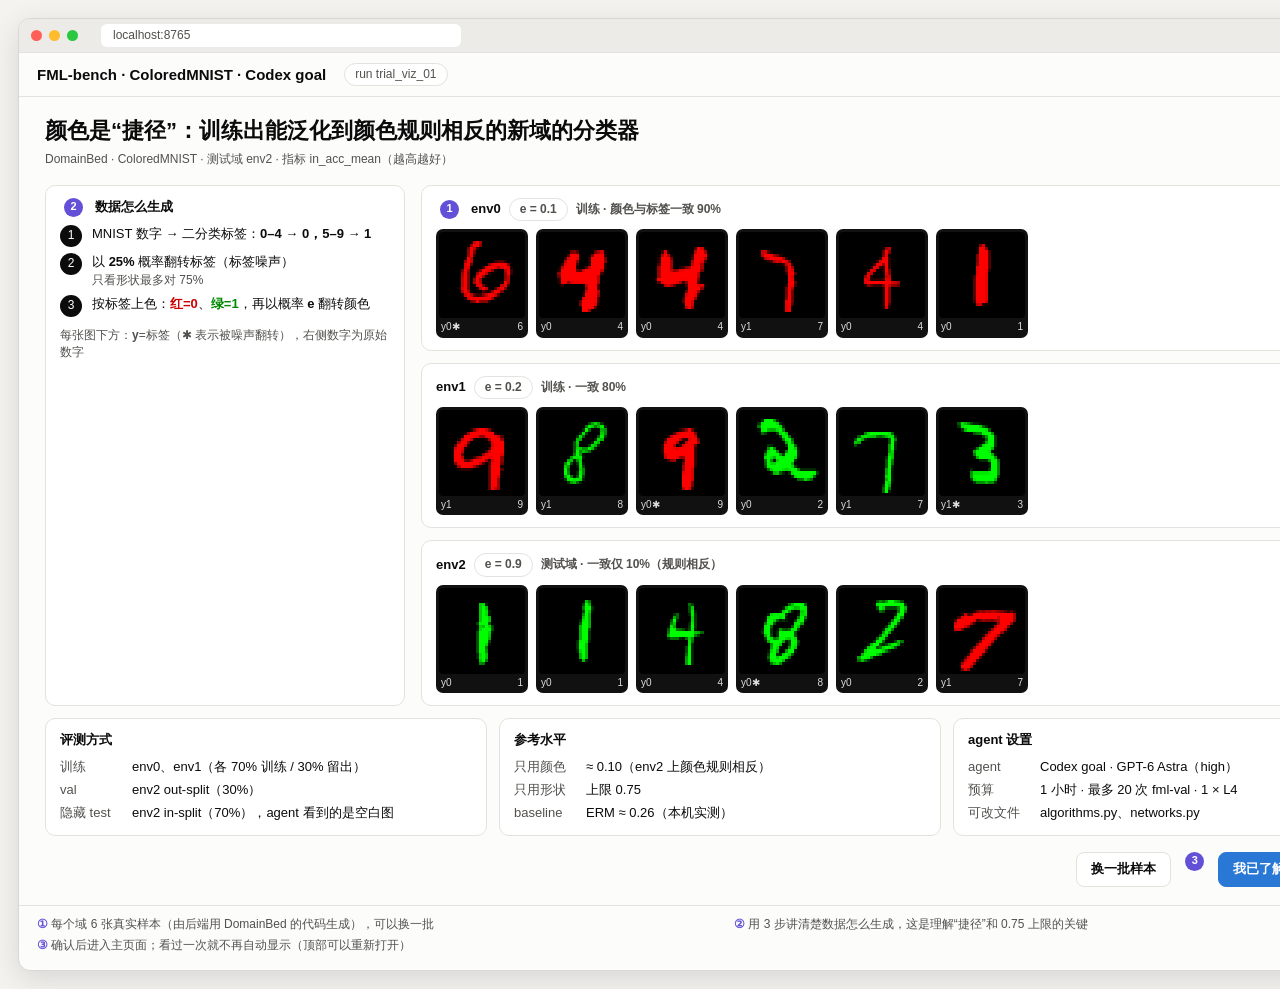
<file: docs/viz_mockups/1_intro.html>
<!doctype html><meta charset=utf-8><style>
:root{--bg:#f4f3f0;--surface:#fcfcfb;--ink:#0b0b0b;--ink2:#52514e;--muted:#8a8984;--line:#e3e2de;
--s1:#2a78d6;--s2:#eb6834;--s3:#1baf7a;--good:#0ca30c;--crit:#d03b3b;--warn:#fab219;--accent:#6250d6;
--seq1:#cde2fb;--seq3:#6da7ec;--seq5:#256abf;--seq7:#0d366b}
*{box-sizing:border-box} body{margin:0;background:var(--bg);color:var(--ink);font:13px/1.45 -apple-system,"Helvetica Neue","Droid Sans Fallback",sans-serif}
.win{margin:18px;border-radius:12px;overflow:hidden;box-shadow:0 8px 30px rgba(0,0,0,.12);background:var(--surface);border:1px solid #d8d7d2}
.chrome{height:34px;background:#ecebe7;border-bottom:1px solid var(--line);display:flex;align-items:center;padding:0 12px;gap:7px}
.dot{width:11px;height:11px;border-radius:50%} .url{margin-left:16px;background:#fff;border-radius:6px;padding:3px 12px;color:var(--ink2);font-size:12px;width:360px}
.top{display:flex;align-items:center;gap:18px;padding:10px 18px;border-bottom:1px solid var(--line)}
.title{font-weight:650;font-size:15px} .pill{border:1px solid var(--line);border-radius:999px;padding:2px 10px;color:var(--ink2);font-size:12px;background:#fff}
.btn{border-radius:8px;padding:7px 14px;font-weight:600;font-size:13px;border:1px solid var(--line);background:#fff;color:var(--ink)}
.btn.primary{background:var(--s1);border-color:var(--s1);color:#fff}
.grid{display:grid;grid-template-columns:46% 54%;min-height:700px} .col{padding:14px 16px} .col+.col{border-left:1px solid var(--line)}
.card{min-width:0;border:1px solid var(--line);border-radius:10px;background:#fff;padding:12px 14px;margin-bottom:12px}
.h{font-weight:650;font-size:13px;margin-bottom:8px;display:flex;align-items:center;gap:8px} .sub{color:var(--ink2);font-size:12px}
.muted{color:var(--muted)} .tiles{display:grid;grid-template-columns:repeat(4,1fr);gap:8px;margin-bottom:12px}
.tile{border:1px solid var(--line);border-radius:10px;padding:9px 11px;background:#fff} .tile .k{font-size:11px;color:var(--ink2)} .tile .v{font-size:21px;font-weight:650;font-variant-numeric:tabular-nums}
.node{display:grid;grid-template-columns:18px 42px 1fr 104px;align-items:center;gap:6px;padding:6px 8px;border-radius:8px;font-variant-numeric:tabular-nums}
.node.sel{background:#eef4fc;outline:1.5px solid var(--s1)} .node .t{white-space:nowrap;overflow:hidden;text-overflow:ellipsis}
.tabs{display:flex;gap:4px;border-bottom:1px solid var(--line);margin:8px 0 10px} .tab{padding:6px 12px;color:var(--ink2);border-bottom:2px solid transparent}
.tab.on{color:var(--ink);border-color:var(--ink);font-weight:600}
.kv{display:grid;grid-template-columns:62px 1fr;gap:4px 10px} .kv .k{color:var(--ink2)}
.samples{display:grid;grid-template-columns:repeat(8,1fr);gap:6px}
.s{border-radius:7px;background:#111;padding:3px;text-align:center;color:#fff;font-size:10px;position:relative}
.s img{width:100%;image-rendering:pixelated;display:block;border-radius:4px}
.s.ok{box-shadow:0 0 0 2px var(--good)} .s.bad{box-shadow:0 0 0 2px var(--crit)}
.s .lab{display:flex;justify-content:space-between;padding:2px 2px 0;color:#ddd}
.chip{white-space:nowrap;border:1px solid var(--line);border-radius:999px;padding:2px 9px;font-size:11.5px;color:var(--ink2);background:#fff} .chip.on{background:var(--ink);color:#fff;border-color:var(--ink)}
.bar{display:grid;grid-template-columns:120px 1fr 44px 70px;align-items:center;gap:8px;margin:5px 0;font-variant-numeric:tabular-nums}
.track{height:10px;background:#f0efec;border-radius:5px;overflow:hidden} .fill{height:100%;background:var(--s1);border-radius:0 4px 4px 0}
.annin{display:inline-flex;width:19px;height:19px;border-radius:50%;background:var(--accent);color:#fff;font-size:11px;font-weight:700;align-items:center;justify-content:center;vertical-align:middle;margin:0 4px;flex:none}
.ann{position:absolute;width:20px;height:20px;border-radius:50%;background:var(--accent);color:#fff;font-size:11.5px;font-weight:700;display:flex;align-items:center;justify-content:center;box-shadow:0 0 0 2px #fff}
.legend{display:flex;gap:14px;font-size:11.5px;color:var(--ink2)} .sw{display:inline-block;width:14px;height:2px;vertical-align:middle;margin-right:5px}
.code{font:11.5px/1.5 "SF Mono",Menlo,monospace;background:#fafaf8;border:1px solid var(--line);border-radius:8px;padding:8px 10px;white-space:pre;overflow:hidden}
.add{background:#e6f4e6;display:block} .del{background:#fbe9e9;display:block}
.notes{padding:10px 18px 16px;border-top:1px solid var(--line);display:grid;grid-template-columns:1fr 1fr;gap:4px 28px;font-size:12px;color:var(--ink2)}
.notes b{color:var(--accent)}
.env{flex:1} .env .row{display:grid;grid-template-columns:repeat(6,92px);gap:8px}
.step{display:flex;gap:10px;align-items:flex-start;margin:6px 0} .num{width:22px;height:22px;border-radius:50%;background:var(--ink);color:#fff;display:flex;align-items:center;justify-content:center;font-size:12px;flex:none}
.tag{display:inline-block;font-size:10.5px;padding:0 6px;border-radius:4px;background:#f0efec;color:var(--ink2);white-space:nowrap}
.tag.hot{background:#e7f0fb;color:#1c5cab}
.ev{display:grid;grid-template-columns:52px 58px minmax(0,1fr) 58px;gap:6px;padding:4px 0;border-bottom:1px dashed var(--line);font-variant-numeric:tabular-nums}
</style><body style='width:1440px'><div class=win style='position:relative'><div class=chrome><span class=dot style='background:#ff5f57'></span><span class=dot style='background:#febc2e'></span><span class=dot style='background:#28c840'></span><span class=url>localhost:8765</span></div>
<div class=top><span class=title>FML-bench · ColoredMNIST · Codex goal</span><span class=pill>run trial_viz_01</span>
<span style='flex:1'></span><span class=sub>1 / 2 任务介绍</span></div>
<div style='padding:18px 26px'>
 <div style='font-size:22px;font-weight:650;margin-bottom:4px'>颜色是“捷径”：训练出能泛化到颜色规则相反的新域的分类器</div>
 <div class=sub style='margin-bottom:16px'>DomainBed · ColoredMNIST · 测试域 env2 · 指标 in_acc_mean（越高越好）</div>
 <div style='display:grid;grid-template-columns:360px 1fr;gap:16px'>
  <div class=card><div class=h><span class=annin>2</span>数据怎么生成</div>
   <div class=step><span class=num>1</span><div>MNIST 数字 → 二分类标签：<b>0–4 → 0，5–9 → 1</b></div></div>
   <div class=step><span class=num>2</span><div>以 <b>25%</b> 概率翻转标签（标签噪声）<div class=sub>只看形状最多对 75%</div></div></div>
   <div class=step><span class=num>3</span><div>按标签上色：<span style='color:#c00;font-weight:700'>红=0</span>、<span style='color:#080;font-weight:700'>绿=1</span>，再以概率 <b>e</b> 翻转颜色</div></div>
   <div class=sub style='margin-top:10px'>每张图下方：<b>y</b>=标签（✱ 表示被噪声翻转），右侧数字为原始数字</div>
  </div>
  <div style='display:flex;flex-direction:column;gap:0'><div class='card env'><div class=h><span class=annin>1</span>env0 <span class=pill>e = 0.1</span><span class=sub>训练 · 颜色与标签一致 90%</span></div><div class=row><div><div class=s><img src='[data-uri]'><div class=lab><span>y0✱</span><span>6</span></div></div></div><div><div class=s><img src='[data-uri]'><div class=lab><span>y0</span><span>4</span></div></div></div><div><div class=s><img src='[data-uri]'><div class=lab><span>y0</span><span>4</span></div></div></div><div><div class=s><img src='[data-uri]'><div class=lab><span>y1</span><span>7</span></div></div></div><div><div class=s><img src='[data-uri]'><div class=lab><span>y0</span><span>4</span></div></div></div><div><div class=s><img src='[data-uri]'><div class=lab><span>y0</span><span>1</span></div></div></div></div></div><div class='card env'><div class=h>env1 <span class=pill>e = 0.2</span><span class=sub>训练 · 一致 80%</span></div><div class=row><div><div class=s><img src='[data-uri]'><div class=lab><span>y1</span><span>9</span></div></div></div><div><div class=s><img src='[data-uri]'><div class=lab><span>y1</span><span>8</span></div></div></div><div><div class=s><img src='[data-uri]'><div class=lab><span>y0✱</span><span>9</span></div></div></div><div><div class=s><img src='[data-uri]'><div class=lab><span>y0</span><span>2</span></div></div></div><div><div class=s><img src='[data-uri]'><div class=lab><span>y1</span><span>7</span></div></div></div><div><div class=s><img src='[data-uri]'><div class=lab><span>y1✱</span><span>3</span></div></div></div></div></div><div class='card env'><div class=h>env2 <span class=pill>e = 0.9</span><span class=sub>测试域 · 一致仅 10%（规则相反）</span></div><div class=row><div><div class=s><img src='[data-uri]'><div class=lab><span>y0</span><span>1</span></div></div></div><div><div class=s><img src='[data-uri]'><div class=lab><span>y0</span><span>1</span></div></div></div><div><div class=s><img src='[data-uri]'><div class=lab><span>y0</span><span>4</span></div></div></div><div><div class=s><img src='[data-uri]'><div class=lab><span>y0✱</span><span>8</span></div></div></div><div><div class=s><img src='[data-uri]'><div class=lab><span>y0</span><span>2</span></div></div></div><div><div class=s><img src='[data-uri]'><div class=lab><span>y1</span><span>7</span></div></div></div></div></div></div>
 </div>
 <div style='display:grid;grid-template-columns:1fr 1fr 1fr;gap:12px'>
  <div class=card><div class=h>评测方式</div><div class=kv>
   <span class=k>训练</span><span>env0、env1（各 70% 训练 / 30% 留出）</span>
   <span class=k>val</span><span>env2 out-split（30%）</span>
   <span class=k>隐藏 test</span><span>env2 in-split（70%），agent 看到的是空白图</span></div></div>
  <div class=card><div class=h>参考水平</div><div class=kv>
   <span class=k>只用颜色</span><span>≈ 0.10（env2 上颜色规则相反）</span>
   <span class=k>只用形状</span><span>上限 0.75</span>
   <span class=k>baseline</span><span>ERM ≈ 0.26（本机实测）</span></div></div>
  <div class=card><div class=h>agent 设置</div><div class=kv>
   <span class=k>agent</span><span>Codex goal · GPT-6 Astra（high）</span>
   <span class=k>预算</span><span>1 小时 · 最多 20 次 fml-val · 1 × L4</span>
   <span class=k>可改文件</span><span>algorithms.py、networks.py</span></div></div>
 </div>
 <div style='display:flex;justify-content:flex-end;gap:10px;margin-top:4px'><span class=btn>换一批样本</span><span class=annin>3</span><span class='btn primary'>我已了解，进入主页面 →</span></div>
</div>

<div class=notes><div><b>①</b> 每个域 6 张真实样本（由后端用 DomainBed 的代码生成），可以换一批</div>
<div><b>②</b> 用 3 步讲清楚数据怎么生成，这是理解“捷径”和 0.75 上限的关键</div>
<div><b>③</b> 确认后进入主页面；看过一次就不再自动显示（顶部可以重新打开）</div><div></div></div>
</div></body>
</file>
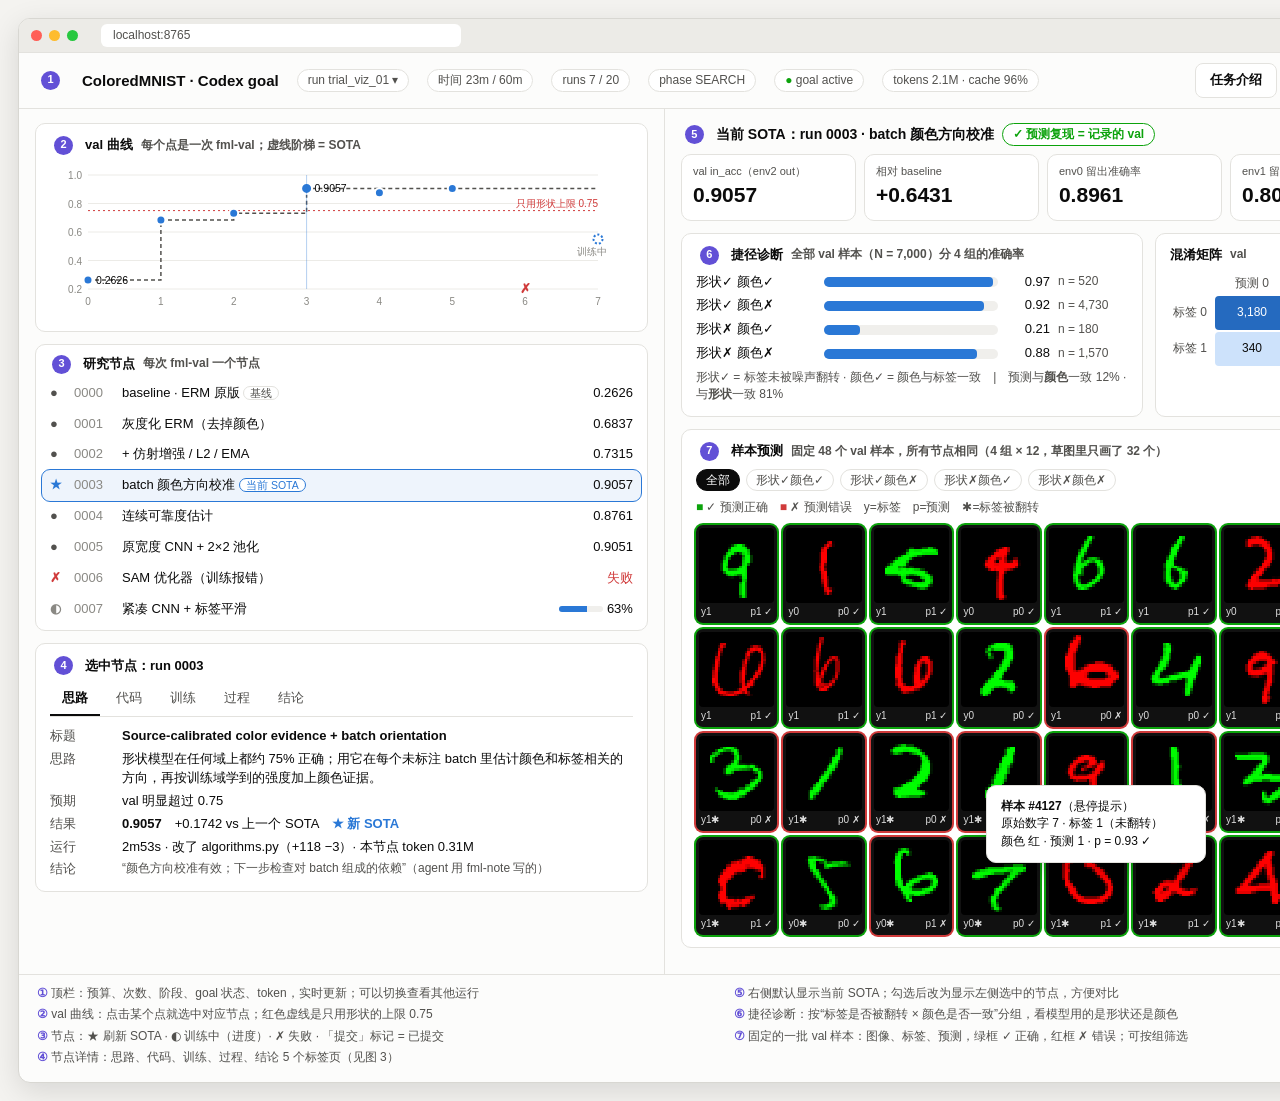
<file: docs/viz_mockups/2_main.html>
<!doctype html><meta charset=utf-8><style>
:root{--bg:#f4f3f0;--surface:#fcfcfb;--ink:#0b0b0b;--ink2:#52514e;--muted:#8a8984;--line:#e3e2de;
--s1:#2a78d6;--s2:#eb6834;--s3:#1baf7a;--good:#0ca30c;--crit:#d03b3b;--warn:#fab219;--accent:#6250d6;
--seq1:#cde2fb;--seq3:#6da7ec;--seq5:#256abf;--seq7:#0d366b}
*{box-sizing:border-box} body{margin:0;background:var(--bg);color:var(--ink);font:13px/1.45 -apple-system,"Helvetica Neue","Droid Sans Fallback",sans-serif}
.win{margin:18px;border-radius:12px;overflow:hidden;box-shadow:0 8px 30px rgba(0,0,0,.12);background:var(--surface);border:1px solid #d8d7d2}
.chrome{height:34px;background:#ecebe7;border-bottom:1px solid var(--line);display:flex;align-items:center;padding:0 12px;gap:7px}
.dot{width:11px;height:11px;border-radius:50%} .url{margin-left:16px;background:#fff;border-radius:6px;padding:3px 12px;color:var(--ink2);font-size:12px;width:360px}
.top{display:flex;align-items:center;gap:18px;padding:10px 18px;border-bottom:1px solid var(--line)}
.title{font-weight:650;font-size:15px} .pill{border:1px solid var(--line);border-radius:999px;padding:2px 10px;color:var(--ink2);font-size:12px;background:#fff}
.btn{border-radius:8px;padding:7px 14px;font-weight:600;font-size:13px;border:1px solid var(--line);background:#fff;color:var(--ink)}
.btn.primary{background:var(--s1);border-color:var(--s1);color:#fff}
.grid{display:grid;grid-template-columns:46% 54%;min-height:700px} .col{padding:14px 16px} .col+.col{border-left:1px solid var(--line)}
.card{min-width:0;border:1px solid var(--line);border-radius:10px;background:#fff;padding:12px 14px;margin-bottom:12px}
.h{font-weight:650;font-size:13px;margin-bottom:8px;display:flex;align-items:center;gap:8px} .sub{color:var(--ink2);font-size:12px}
.muted{color:var(--muted)} .tiles{display:grid;grid-template-columns:repeat(4,1fr);gap:8px;margin-bottom:12px}
.tile{border:1px solid var(--line);border-radius:10px;padding:9px 11px;background:#fff} .tile .k{font-size:11px;color:var(--ink2)} .tile .v{font-size:21px;font-weight:650;font-variant-numeric:tabular-nums}
.node{display:grid;grid-template-columns:18px 42px 1fr 104px;align-items:center;gap:6px;padding:6px 8px;border-radius:8px;font-variant-numeric:tabular-nums}
.node.sel{background:#eef4fc;outline:1.5px solid var(--s1)} .node .t{white-space:nowrap;overflow:hidden;text-overflow:ellipsis}
.tabs{display:flex;gap:4px;border-bottom:1px solid var(--line);margin:8px 0 10px} .tab{padding:6px 12px;color:var(--ink2);border-bottom:2px solid transparent}
.tab.on{color:var(--ink);border-color:var(--ink);font-weight:600}
.kv{display:grid;grid-template-columns:62px 1fr;gap:4px 10px} .kv .k{color:var(--ink2)}
.samples{display:grid;grid-template-columns:repeat(8,1fr);gap:6px}
.s{border-radius:7px;background:#111;padding:3px;text-align:center;color:#fff;font-size:10px;position:relative}
.s img{width:100%;image-rendering:pixelated;display:block;border-radius:4px}
.s.ok{box-shadow:0 0 0 2px var(--good)} .s.bad{box-shadow:0 0 0 2px var(--crit)}
.s .lab{display:flex;justify-content:space-between;padding:2px 2px 0;color:#ddd}
.chip{white-space:nowrap;border:1px solid var(--line);border-radius:999px;padding:2px 9px;font-size:11.5px;color:var(--ink2);background:#fff} .chip.on{background:var(--ink);color:#fff;border-color:var(--ink)}
.bar{display:grid;grid-template-columns:120px 1fr 44px 70px;align-items:center;gap:8px;margin:5px 0;font-variant-numeric:tabular-nums}
.track{height:10px;background:#f0efec;border-radius:5px;overflow:hidden} .fill{height:100%;background:var(--s1);border-radius:0 4px 4px 0}
.annin{display:inline-flex;width:19px;height:19px;border-radius:50%;background:var(--accent);color:#fff;font-size:11px;font-weight:700;align-items:center;justify-content:center;vertical-align:middle;margin:0 4px;flex:none}
.ann{position:absolute;width:20px;height:20px;border-radius:50%;background:var(--accent);color:#fff;font-size:11.5px;font-weight:700;display:flex;align-items:center;justify-content:center;box-shadow:0 0 0 2px #fff}
.legend{display:flex;gap:14px;font-size:11.5px;color:var(--ink2)} .sw{display:inline-block;width:14px;height:2px;vertical-align:middle;margin-right:5px}
.code{font:11.5px/1.5 "SF Mono",Menlo,monospace;background:#fafaf8;border:1px solid var(--line);border-radius:8px;padding:8px 10px;white-space:pre;overflow:hidden}
.add{background:#e6f4e6;display:block} .del{background:#fbe9e9;display:block}
.notes{padding:10px 18px 16px;border-top:1px solid var(--line);display:grid;grid-template-columns:1fr 1fr;gap:4px 28px;font-size:12px;color:var(--ink2)}
.notes b{color:var(--accent)}
.env{flex:1} .env .row{display:grid;grid-template-columns:repeat(6,92px);gap:8px}
.step{display:flex;gap:10px;align-items:flex-start;margin:6px 0} .num{width:22px;height:22px;border-radius:50%;background:var(--ink);color:#fff;display:flex;align-items:center;justify-content:center;font-size:12px;flex:none}
.tag{display:inline-block;font-size:10.5px;padding:0 6px;border-radius:4px;background:#f0efec;color:var(--ink2);white-space:nowrap}
.tag.hot{background:#e7f0fb;color:#1c5cab}
.ev{display:grid;grid-template-columns:52px 58px minmax(0,1fr) 58px;gap:6px;padding:4px 0;border-bottom:1px dashed var(--line);font-variant-numeric:tabular-nums}
</style><body style='width:1440px'><div class=win style='position:relative'><div class=chrome><span class=dot style='background:#ff5f57'></span><span class=dot style='background:#febc2e'></span><span class=dot style='background:#28c840'></span><span class=url>localhost:8765</span></div><div class=top><span class=annin>1</span><span class=title>ColoredMNIST · Codex goal</span><span class=pill>run trial_viz_01 ▾</span><span class=pill>时间 23m / 60m</span><span class=pill>runs 7 / 20</span><span class=pill>phase SEARCH</span><span class=pill><span style='color:var(--good)'>●</span> goal active</span><span class=pill>tokens 2.1M · cache 96%</span><span style='flex:1'></span><span class=btn>任务介绍</span><span class=btn>复制启动命令</span></div>
<div class=grid><div class=col>
 <div class=card><div class=h><span class=annin>2</span>val 曲线 <span class=sub>每个点是一次 fml-val；虚线阶梯 = SOTA</span></div><svg width=560 height=150><line x1=38 x2=548 y1=126.0 y2=126.0 stroke='#ecebe7' /><text x=32 y=130.0 font-size=10 fill='#8a8984' text-anchor=end>0.2</text><line x1=38 x2=548 y1=97.5 y2=97.5 stroke='#ecebe7' /><text x=32 y=101.5 font-size=10 fill='#8a8984' text-anchor=end>0.4</text><line x1=38 x2=548 y1=69.0 y2=69.0 stroke='#ecebe7' /><text x=32 y=73.0 font-size=10 fill='#8a8984' text-anchor=end>0.6</text><line x1=38 x2=548 y1=40.5 y2=40.5 stroke='#ecebe7' /><text x=32 y=44.5 font-size=10 fill='#8a8984' text-anchor=end>0.8</text><line x1=38 x2=548 y1=12.0 y2=12.0 stroke='#ecebe7' /><text x=32 y=16.0 font-size=10 fill='#8a8984' text-anchor=end>1.0</text><text x=38.0 y=142 font-size=10 fill='#8a8984' text-anchor=middle>0</text><text x=110.9 y=142 font-size=10 fill='#8a8984' text-anchor=middle>1</text><text x=183.7 y=142 font-size=10 fill='#8a8984' text-anchor=middle>2</text><text x=256.6 y=142 font-size=10 fill='#8a8984' text-anchor=middle>3</text><text x=329.4 y=142 font-size=10 fill='#8a8984' text-anchor=middle>4</text><text x=402.3 y=142 font-size=10 fill='#8a8984' text-anchor=middle>5</text><text x=475.1 y=142 font-size=10 fill='#8a8984' text-anchor=middle>6</text><text x=548.0 y=142 font-size=10 fill='#8a8984' text-anchor=middle>7</text><path d='M38.0,117.1 H110.9 V57.1 H183.7 V50.3 H256.6 V25.4 H329.4 V25.4 H402.3 V25.4 H475.1 V25.4 H548.0' fill=none stroke='#52514e' stroke-width=1.5 stroke-dasharray='4 3' /><line x1=38 x2=548 y1=47.6 y2=47.6 stroke='#d03b3b' stroke-width=1 stroke-dasharray='2 3' /><text x=548 y=43.6 font-size=10 fill='#d03b3b' text-anchor=end>只用形状上限 0.75</text><circle cx=38.0 cy=117.1 r=4.5 fill='#2a78d6' stroke='#fff' stroke-width=2 /><text x=46.0 y=121.1 font-size=10.5 fill='#0b0b0b'>0.2626</text><circle cx=110.9 cy=57.1 r=4.5 fill='#2a78d6' stroke='#fff' stroke-width=2 /><circle cx=183.7 cy=50.3 r=4.5 fill='#2a78d6' stroke='#fff' stroke-width=2 /><circle cx=256.6 cy=25.4 r=5.5 fill='#2a78d6' stroke='#fff' stroke-width=2 /><text x=264.6 y=29.4 font-size=10.5 fill='#0b0b0b'>0.9057</text><circle cx=329.4 cy=29.7 r=4.5 fill='#2a78d6' stroke='#fff' stroke-width=2 /><circle cx=402.3 cy=25.5 r=4.5 fill='#2a78d6' stroke='#fff' stroke-width=2 /><text x=475.1 y=130.0 font-size=13 font-weight=700 fill='#d03b3b' text-anchor=middle>✗</text><circle cx=548.0 cy=76.1 r=4.5 fill=none stroke='#2a78d6' stroke-width=2 stroke-dasharray='2 2' /><text x=542.0 y=92.1 font-size=10 fill='#8a8984' text-anchor=middle>训练中</text><line x1=256.6 x2=256.6 y1=12 y2=126 stroke='#2a78d6' stroke-width=1 opacity=.35 /></svg></div>
 <div class=card style='padding:6px'><div class=h style='margin:4px 6px'><span class=annin>3</span>研究节点 <span class=sub>每次 fml-val 一个节点</span></div><div class='node '><span style='color:#52514e;font-weight:700'>●</span><span class=muted>0000</span><span class=t>baseline · ERM 原版 <span class=pill style='font-size:10.5px;padding:0 6px'>基线</span></span><span style='text-align:right;'>0.2626</span></div><div class='node '><span style='color:#52514e;font-weight:700'>●</span><span class=muted>0001</span><span class=t>灰度化 ERM（去掉颜色）</span><span style='text-align:right;'>0.6837</span></div><div class='node '><span style='color:#52514e;font-weight:700'>●</span><span class=muted>0002</span><span class=t>+ 仿射增强 / L2 / EMA</span><span style='text-align:right;'>0.7315</span></div><div class='node sel'><span style='color:#2a78d6;font-weight:700'>★</span><span class=muted>0003</span><span class=t>batch 颜色方向校准 <span class=pill style='font-size:10.5px;padding:0 6px;color:#2a78d6;border-color:#2a78d6'>当前 SOTA</span></span><span style='text-align:right;'>0.9057</span></div><div class='node '><span style='color:#52514e;font-weight:700'>●</span><span class=muted>0004</span><span class=t>连续可靠度估计</span><span style='text-align:right;'>0.8761</span></div><div class='node '><span style='color:#52514e;font-weight:700'>●</span><span class=muted>0005</span><span class=t>原宽度 CNN + 2×2 池化</span><span style='text-align:right;'>0.9051</span></div><div class='node '><span style='color:#d03b3b;font-weight:700'>✗</span><span class=muted>0006</span><span class=t>SAM 优化器（训练报错）</span><span style='text-align:right;color:#d03b3b'>失败</span></div><div class='node '><span style='color:#8a8984;font-weight:700'>◐</span><span class=muted>0007</span><span class=t>紧凑 CNN + 标签平滑</span><span style='text-align:right;'><span style='display:inline-block;width:44px;height:6px;background:#f0efec;border-radius:3px;overflow:hidden;vertical-align:middle'><span style='display:block;width:63%;height:100%;background:#2a78d6'></span></span> 63%</span></div></div>
 <div class=card><div class=h><span class=annin>4</span>选中节点：run 0003</div>
<div class=tabs><span class='tab on'>思路</span><span class=tab>代码</span><span class=tab>训练</span><span class=tab>过程</span><span class=tab>结论</span></div>
<div class=kv>
 <span class=k>标题</span><span><b>Source-calibrated color evidence + batch orientation</b></span>
 <span class=k>思路</span><span>形状模型在任何域上都约 75% 正确；用它在每个未标注 batch 里估计颜色和标签相关的方向，再按训练域学到的强度加上颜色证据。</span>
 <span class=k>预期</span><span>val 明显超过 0.75</span>
 <span class=k>结果</span><span><b>0.9057</b>　+0.1742 vs 上一个 SOTA　<span style='color:#2a78d6;font-weight:600'>★ 新 SOTA</span></span>
 <span class=k>运行</span><span>2m53s · 改了 algorithms.py（+118 −3）· 本节点 token 0.31M</span>
 <span class=k>结论</span><span class=sub>“颜色方向校准有效；下一步检查对 batch 组成的依赖”（agent 用 fml-note 写的）</span>
</div></div>
</div><div class=col>
<div class=h style='font-size:14px'><span class=annin>5</span>当前 SOTA：run 0003 · batch 颜色方向校准 <span class=pill style='color:var(--good);border-color:var(--good)'>✓ 预测复现 = 记录的 val</span>
<span style='flex:1'></span><span class=sub>☐ 跟随左侧选中的节点</span></div>
<div class=tiles>
 <div class=tile><div class=k>val in_acc（env2 out）</div><div class=v>0.9057</div></div>
 <div class=tile><div class=k>相对 baseline</div><div class=v>+0.6431</div></div>
 <div class=tile><div class=k>env0 留出准确率</div><div class=v>0.8961</div></div>
 <div class=tile><div class=k>env1 留出准确率</div><div class=v>0.8057</div></div>
</div>
<div style='display:grid;grid-template-columns:1fr 250px;gap:12px'>
 <div class=card style='margin:0'><div class=h><span class=annin>6</span>捷径诊断 <span class=sub>全部 val 样本（N = 7,000）分 4 组的准确率</span></div><div class=bar><span>形状✓ 颜色✓</span><div class=track><div class=fill style='width:97%'></div></div><span style='text-align:right'>0.97</span><span class=sub>n = 520</span></div><div class=bar><span>形状✓ 颜色✗</span><div class=track><div class=fill style='width:92%'></div></div><span style='text-align:right'>0.92</span><span class=sub>n = 4,730</span></div><div class=bar><span>形状✗ 颜色✓</span><div class=track><div class=fill style='width:21%'></div></div><span style='text-align:right'>0.21</span><span class=sub>n = 180</span></div><div class=bar><span>形状✗ 颜色✗</span><div class=track><div class=fill style='width:88%'></div></div><span style='text-align:right'>0.88</span><span class=sub>n = 1,570</span></div>
  <div class=sub style='margin-top:6px'>形状✓ = 标签未被噪声翻转 · 颜色✓ = 颜色与标签一致　|　预测与<b>颜色</b>一致 12% · 与<b>形状</b>一致 81%</div></div>
 <div class=card style='margin:0'><div class=h>混淆矩阵 <span class=sub>val</span></div><table style='border-collapse:separate;border-spacing:2px;font-variant-numeric:tabular-nums;font-size:12px'><tr><td></td><td class=sub style='text-align:center'>预测 0</td><td class=sub style='text-align:center'>预测 1</td></tr><tr><td class=sub style='padding-right:6px'>标签 0</td><td style='background:#256abf;color:#fff;width:74px;height:34px;text-align:center;border-radius:4px'>3,180</td><td style='background:#cde2fb;color:#0b0b0b;width:74px;height:34px;text-align:center;border-radius:4px'>320</td></tr><tr><td class=sub style='padding-right:6px'>标签 1</td><td style='background:#cde2fb;color:#0b0b0b;width:74px;height:34px;text-align:center;border-radius:4px'>340</td><td style='background:#256abf;color:#fff;width:74px;height:34px;text-align:center;border-radius:4px'>3,160</td></tr></table></div>
</div>
<div class=card style='margin-top:12px'><div class=h><span class=annin>7</span>样本预测 <span class=sub>固定 48 个 val 样本，所有节点相同（4 组 × 12，草图里只画了 32 个）</span></div>
 <div style='display:flex;gap:6px;margin-bottom:8px'><span class='chip on'>全部</span><span class=chip>形状✓颜色✓</span><span class=chip>形状✓颜色✗</span><span class=chip>形状✗颜色✓</span><span class=chip>形状✗颜色✗</span>
 </div><div class=sub style='margin-bottom:8px'><span style='color:var(--good)'>■</span> ✓ 预测正确　<span style='color:var(--crit)'>■</span> ✗ 预测错误　y=标签　p=预测　✱=标签被翻转</div>
 <div class=samples><div class='s ok'><img src='[data-uri]'><div class=lab><span>y1</span><span>p1 ✓</span></div></div><div class='s ok'><img src='[data-uri]'><div class=lab><span>y0</span><span>p0 ✓</span></div></div><div class='s ok'><img src='[data-uri]'><div class=lab><span>y1</span><span>p1 ✓</span></div></div><div class='s ok'><img src='[data-uri]'><div class=lab><span>y0</span><span>p0 ✓</span></div></div><div class='s ok'><img src='[data-uri]'><div class=lab><span>y1</span><span>p1 ✓</span></div></div><div class='s ok'><img src='[data-uri]'><div class=lab><span>y1</span><span>p1 ✓</span></div></div><div class='s ok'><img src='[data-uri]'><div class=lab><span>y0</span><span>p0 ✓</span></div></div><div class='s ok'><img src='[data-uri]'><div class=lab><span>y0</span><span>p0 ✓</span></div></div><div class='s ok'><img src='[data-uri]'><div class=lab><span>y1</span><span>p1 ✓</span></div></div><div class='s ok'><img src='[data-uri]'><div class=lab><span>y1</span><span>p1 ✓</span></div></div><div class='s ok'><img src='[data-uri]'><div class=lab><span>y1</span><span>p1 ✓</span></div></div><div class='s ok'><img src='[data-uri]'><div class=lab><span>y0</span><span>p0 ✓</span></div></div><div class='s bad'><img src='[data-uri]'><div class=lab><span>y1</span><span>p0 ✗</span></div></div><div class='s ok'><img src='[data-uri]'><div class=lab><span>y0</span><span>p0 ✓</span></div></div><div class='s ok'><img src='[data-uri]'><div class=lab><span>y1</span><span>p1 ✓</span></div></div><div class='s bad'><img src='[data-uri]'><div class=lab><span>y0</span><span>p1 ✗</span></div></div><div class='s bad'><img src='[data-uri]'><div class=lab><span>y1✱</span><span>p0 ✗</span></div></div><div class='s bad'><img src='[data-uri]'><div class=lab><span>y1✱</span><span>p0 ✗</span></div></div><div class='s bad'><img src='[data-uri]'><div class=lab><span>y1✱</span><span>p0 ✗</span></div></div><div class='s bad'><img src='[data-uri]'><div class=lab><span>y1✱</span><span>p0 ✗</span></div></div><div class='s ok'><img src='[data-uri]'><div class=lab><span>y0✱</span><span>p0 ✓</span></div></div><div class='s bad'><img src='[data-uri]'><div class=lab><span>y1✱</span><span>p0 ✗</span></div></div><div class='s ok'><img src='[data-uri]'><div class=lab><span>y1✱</span><span>p1 ✓</span></div></div><div class='s bad'><img src='[data-uri]'><div class=lab><span>y0✱</span><span>p1 ✗</span></div></div><div class='s ok'><img src='[data-uri]'><div class=lab><span>y1✱</span><span>p1 ✓</span></div></div><div class='s ok'><img src='[data-uri]'><div class=lab><span>y0✱</span><span>p0 ✓</span></div></div><div class='s bad'><img src='[data-uri]'><div class=lab><span>y0✱</span><span>p1 ✗</span></div></div><div class='s ok'><img src='[data-uri]'><div class=lab><span>y0✱</span><span>p0 ✓</span></div></div><div class='s ok'><img src='[data-uri]'><div class=lab><span>y1✱</span><span>p1 ✓</span></div></div><div class='s ok'><img src='[data-uri]'><div class=lab><span>y1✱</span><span>p1 ✓</span></div></div><div class='s ok'><img src='[data-uri]'><div class=lab><span>y1✱</span><span>p1 ✓</span></div></div><div class='s ok'><img src='[data-uri]'><div class=lab><span>y1✱</span><span>p1 ✓</span></div></div></div>
 <div style='position:relative'><div class=card style='position:absolute;left:290px;top:-150px;width:220px;box-shadow:0 6px 18px rgba(0,0,0,.15);font-size:12px'>
 <b>样本 #4127</b>（悬停提示）<br>原始数字 7 · 标签 1（未翻转）<br>颜色 红 · 预测 1 · p = 0.93 ✓</div></div>
</div></div></div>

<div class=notes>
<div><b>①</b> 顶栏：预算、次数、阶段、goal 状态、token，实时更新；可以切换查看其他运行</div>
<div><b>⑤</b> 右侧默认显示当前 SOTA；勾选后改为显示左侧选中的节点，方便对比</div>
<div><b>②</b> val 曲线：点击某个点就选中对应节点；红色虚线是只用形状的上限 0.75</div>
<div><b>⑥</b> 捷径诊断：按“标签是否被翻转 × 颜色是否一致”分组，看模型用的是形状还是颜色</div>
<div><b>③</b> 节点：★ 刷新 SOTA · ◐ 训练中（进度）· ✗ 失败 · 「提交」标记 = 已提交</div>
<div><b>⑦</b> 固定的一批 val 样本：图像、标签、预测，绿框 ✓ 正确，红框 ✗ 错误；可按组筛选</div>
<div><b>④</b> 节点详情：思路、代码、训练、过程、结论 5 个标签页（见图 3）</div><div></div>
</div></div></body>
</file>
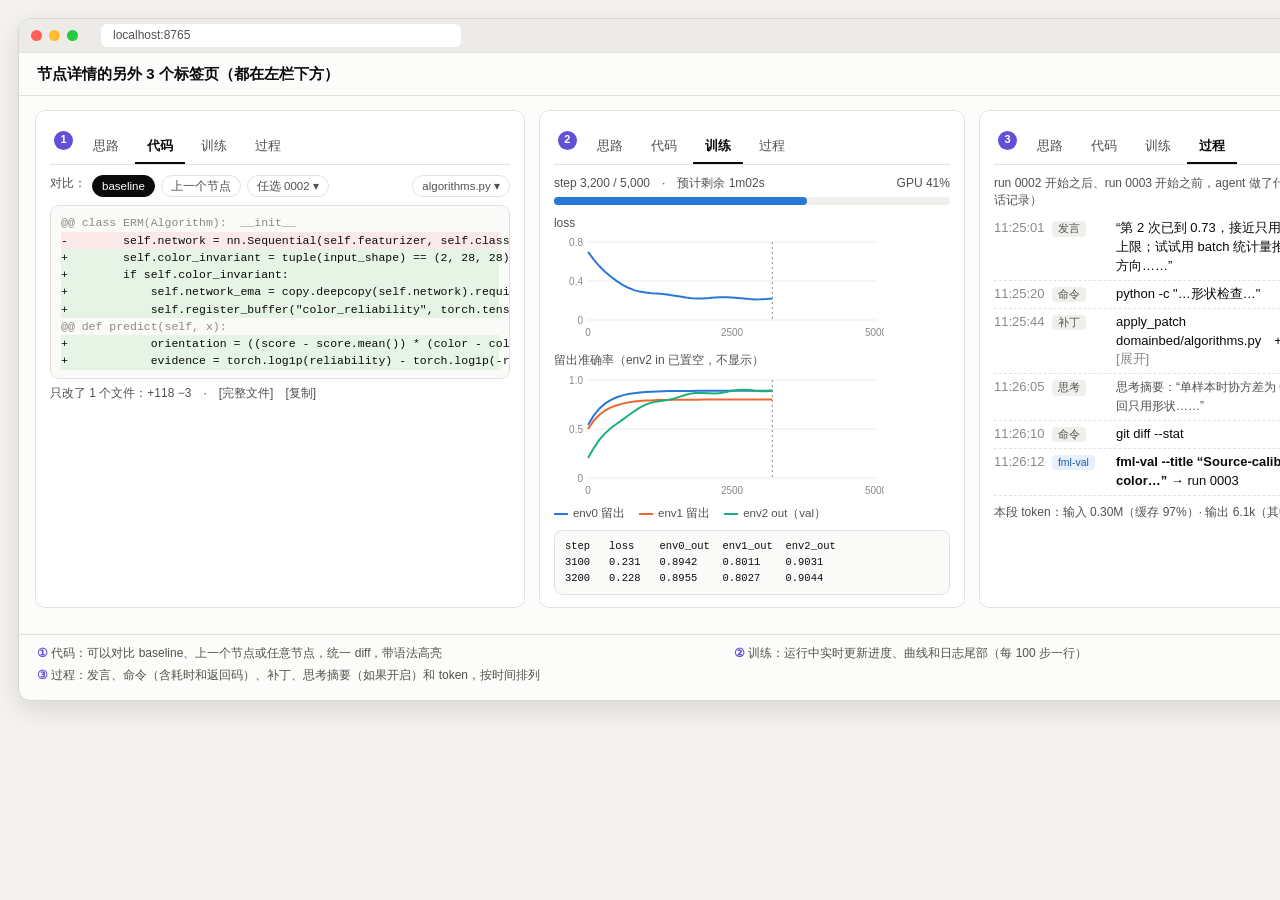
<file: docs/viz_mockups/3_node_detail.html>
<!doctype html><meta charset=utf-8><style>
:root{--bg:#f4f3f0;--surface:#fcfcfb;--ink:#0b0b0b;--ink2:#52514e;--muted:#8a8984;--line:#e3e2de;
--s1:#2a78d6;--s2:#eb6834;--s3:#1baf7a;--good:#0ca30c;--crit:#d03b3b;--warn:#fab219;--accent:#6250d6;
--seq1:#cde2fb;--seq3:#6da7ec;--seq5:#256abf;--seq7:#0d366b}
*{box-sizing:border-box} body{margin:0;background:var(--bg);color:var(--ink);font:13px/1.45 -apple-system,"Helvetica Neue","Droid Sans Fallback",sans-serif}
.win{margin:18px;border-radius:12px;overflow:hidden;box-shadow:0 8px 30px rgba(0,0,0,.12);background:var(--surface);border:1px solid #d8d7d2}
.chrome{height:34px;background:#ecebe7;border-bottom:1px solid var(--line);display:flex;align-items:center;padding:0 12px;gap:7px}
.dot{width:11px;height:11px;border-radius:50%} .url{margin-left:16px;background:#fff;border-radius:6px;padding:3px 12px;color:var(--ink2);font-size:12px;width:360px}
.top{display:flex;align-items:center;gap:18px;padding:10px 18px;border-bottom:1px solid var(--line)}
.title{font-weight:650;font-size:15px} .pill{border:1px solid var(--line);border-radius:999px;padding:2px 10px;color:var(--ink2);font-size:12px;background:#fff}
.btn{border-radius:8px;padding:7px 14px;font-weight:600;font-size:13px;border:1px solid var(--line);background:#fff;color:var(--ink)}
.btn.primary{background:var(--s1);border-color:var(--s1);color:#fff}
.grid{display:grid;grid-template-columns:46% 54%;min-height:700px} .col{padding:14px 16px} .col+.col{border-left:1px solid var(--line)}
.card{min-width:0;border:1px solid var(--line);border-radius:10px;background:#fff;padding:12px 14px;margin-bottom:12px}
.h{font-weight:650;font-size:13px;margin-bottom:8px;display:flex;align-items:center;gap:8px} .sub{color:var(--ink2);font-size:12px}
.muted{color:var(--muted)} .tiles{display:grid;grid-template-columns:repeat(4,1fr);gap:8px;margin-bottom:12px}
.tile{border:1px solid var(--line);border-radius:10px;padding:9px 11px;background:#fff} .tile .k{font-size:11px;color:var(--ink2)} .tile .v{font-size:21px;font-weight:650;font-variant-numeric:tabular-nums}
.node{display:grid;grid-template-columns:18px 42px 1fr 104px;align-items:center;gap:6px;padding:6px 8px;border-radius:8px;font-variant-numeric:tabular-nums}
.node.sel{background:#eef4fc;outline:1.5px solid var(--s1)} .node .t{white-space:nowrap;overflow:hidden;text-overflow:ellipsis}
.tabs{display:flex;gap:4px;border-bottom:1px solid var(--line);margin:8px 0 10px} .tab{padding:6px 12px;color:var(--ink2);border-bottom:2px solid transparent}
.tab.on{color:var(--ink);border-color:var(--ink);font-weight:600}
.kv{display:grid;grid-template-columns:62px 1fr;gap:4px 10px} .kv .k{color:var(--ink2)}
.samples{display:grid;grid-template-columns:repeat(8,1fr);gap:6px}
.s{border-radius:7px;background:#111;padding:3px;text-align:center;color:#fff;font-size:10px;position:relative}
.s img{width:100%;image-rendering:pixelated;display:block;border-radius:4px}
.s.ok{box-shadow:0 0 0 2px var(--good)} .s.bad{box-shadow:0 0 0 2px var(--crit)}
.s .lab{display:flex;justify-content:space-between;padding:2px 2px 0;color:#ddd}
.chip{white-space:nowrap;border:1px solid var(--line);border-radius:999px;padding:2px 9px;font-size:11.5px;color:var(--ink2);background:#fff} .chip.on{background:var(--ink);color:#fff;border-color:var(--ink)}
.bar{display:grid;grid-template-columns:120px 1fr 44px 70px;align-items:center;gap:8px;margin:5px 0;font-variant-numeric:tabular-nums}
.track{height:10px;background:#f0efec;border-radius:5px;overflow:hidden} .fill{height:100%;background:var(--s1);border-radius:0 4px 4px 0}
.annin{display:inline-flex;width:19px;height:19px;border-radius:50%;background:var(--accent);color:#fff;font-size:11px;font-weight:700;align-items:center;justify-content:center;vertical-align:middle;margin:0 4px;flex:none}
.ann{position:absolute;width:20px;height:20px;border-radius:50%;background:var(--accent);color:#fff;font-size:11.5px;font-weight:700;display:flex;align-items:center;justify-content:center;box-shadow:0 0 0 2px #fff}
.legend{display:flex;gap:14px;font-size:11.5px;color:var(--ink2)} .sw{display:inline-block;width:14px;height:2px;vertical-align:middle;margin-right:5px}
.code{font:11.5px/1.5 "SF Mono",Menlo,monospace;background:#fafaf8;border:1px solid var(--line);border-radius:8px;padding:8px 10px;white-space:pre;overflow:hidden}
.add{background:#e6f4e6;display:block} .del{background:#fbe9e9;display:block}
.notes{padding:10px 18px 16px;border-top:1px solid var(--line);display:grid;grid-template-columns:1fr 1fr;gap:4px 28px;font-size:12px;color:var(--ink2)}
.notes b{color:var(--accent)}
.env{flex:1} .env .row{display:grid;grid-template-columns:repeat(6,92px);gap:8px}
.step{display:flex;gap:10px;align-items:flex-start;margin:6px 0} .num{width:22px;height:22px;border-radius:50%;background:var(--ink);color:#fff;display:flex;align-items:center;justify-content:center;font-size:12px;flex:none}
.tag{display:inline-block;font-size:10.5px;padding:0 6px;border-radius:4px;background:#f0efec;color:var(--ink2);white-space:nowrap}
.tag.hot{background:#e7f0fb;color:#1c5cab}
.ev{display:grid;grid-template-columns:52px 58px minmax(0,1fr) 58px;gap:6px;padding:4px 0;border-bottom:1px dashed var(--line);font-variant-numeric:tabular-nums}
</style><body style='width:1440px'><div class=win style='position:relative'><div class=chrome><span class=dot style='background:#ff5f57'></span><span class=dot style='background:#febc2e'></span><span class=dot style='background:#28c840'></span><span class=url>localhost:8765</span></div>
<div class=top><span class=title>节点详情的另外 3 个标签页（都在左栏下方）</span></div>
<div style='display:grid;grid-template-columns:minmax(0,1.15fr) minmax(0,1fr) minmax(0,1fr);gap:14px;padding:14px 16px'>
 <div class=card><div class=tabs><span class=annin>1</span><span class=tab>思路</span><span class='tab on'>代码</span><span class=tab>训练</span><span class=tab>过程</span></div>
  <div style='display:flex;gap:6px;margin-bottom:8px;flex-wrap:wrap'><span class=sub>对比：</span><span class='chip on'>baseline</span><span class=chip>上一个节点</span><span class=chip>任选 0002 ▾</span>
  <span style='flex:1'></span><span class=chip>algorithms.py ▾</span></div>
  <div class=code><span class=muted>@@ class ERM(Algorithm):  __init__</span>
<span class=del>-        self.network = nn.Sequential(self.featurizer, self.classifier)</span><span class=add>+        self.color_invariant = tuple(input_shape) == (2, 28, 28) and num_classes == 2</span><span class=add>+        if self.color_invariant:</span><span class=add>+            self.network_ema = copy.deepcopy(self.network).requires_grad_(False)</span><span class=add>+            self.register_buffer("color_reliability", torch.tensor(0.0))</span><span class=muted>@@ def predict(self, x):</span>
<span class=add>+            orientation = ((score - score.mean()) * (color - color.mean())).mean().sign()</span><span class=add>+            evidence = torch.log1p(reliability) - torch.log1p(-reliability)</span></div>
  <div class=sub style='margin-top:6px'>只改了 1 个文件：+118 −3　·　[完整文件]　[复制]</div></div>
 <div class=card><div class=tabs><span class=annin>2</span><span class=tab>思路</span><span class=tab>代码</span><span class='tab on'>训练</span><span class=tab>过程</span></div>
  <div style='display:flex;justify-content:space-between' class=sub><span>step 3,200 / 5,000　·　预计剩余 1m02s</span><span>GPU 41%</span></div>
  <div class=track style='height:8px;margin:5px 0 10px'><div class=fill style='width:64%'></div></div>
  <div class=sub>loss</div><svg width=330 height=110><line x1=34 x2=322 y1=88.0 y2=88.0 stroke='#ecebe7' /><text x=29 y=92.0 font-size=10 fill='#8a8984' text-anchor=end>0</text><line x1=34 x2=322 y1=49.0 y2=49.0 stroke='#ecebe7' /><text x=29 y=53.0 font-size=10 fill='#8a8984' text-anchor=end>0.4</text><line x1=34 x2=322 y1=10.0 y2=10.0 stroke='#ecebe7' /><text x=29 y=14.0 font-size=10 fill='#8a8984' text-anchor=end>0.8</text><polyline points='34.0,19.8 39.8,27.7 45.5,34.3 51.3,39.9 57.0,44.8 62.8,49.1 68.6,52.8 74.3,55.8 80.1,58.1 85.8,59.6 91.6,60.6 97.4,61.2 103.1,61.6 108.9,62.1 114.6,62.8 120.4,63.7 126.2,64.6 131.9,65.5 137.7,66.2 143.4,66.5 149.2,66.4 155.0,66.1 160.7,65.6 166.5,65.3 172.2,65.2 178.0,65.4 183.8,65.9 189.5,66.5 195.3,67.1 201.0,67.4 206.8,67.3 212.6,67.0 218.3,66.5' fill=none stroke='#2a78d6' stroke-width=2 /><line x1=218.3 x2=218.3 y1=10 y2=88 stroke='#8a8984' stroke-dasharray='2 3' /><text x=34.0 y=104 font-size=10 fill='#8a8984' text-anchor=middle>0</text><text x=178.0 y=104 font-size=10 fill='#8a8984' text-anchor=middle>2500</text><text x=322.0 y=104 font-size=10 fill='#8a8984' text-anchor=middle>5000</text></svg>
  <div class=sub style='margin-top:4px'>留出准确率（env2 in 已置空，不显示）</div><svg width=330 height=130><line x1=34 x2=322 y1=108.0 y2=108.0 stroke='#ecebe7' /><text x=29 y=112.0 font-size=10 fill='#8a8984' text-anchor=end>0</text><line x1=34 x2=322 y1=59.0 y2=59.0 stroke='#ecebe7' /><text x=29 y=63.0 font-size=10 fill='#8a8984' text-anchor=end>0.5</text><line x1=34 x2=322 y1=10.0 y2=10.0 stroke='#ecebe7' /><text x=29 y=14.0 font-size=10 fill='#8a8984' text-anchor=end>1.0</text><polyline points='34.0,55.1 39.8,45.4 45.5,38.4 51.3,33.4 57.0,29.8 62.8,27.3 68.6,25.4 74.3,24.1 80.1,23.2 85.8,22.5 91.6,22.0 97.4,21.7 103.1,21.4 108.9,21.2 114.6,21.1 120.4,21.0 126.2,20.9 131.9,20.9 137.7,20.9 143.4,20.8 149.2,20.8 155.0,20.8 160.7,20.8 166.5,20.8 172.2,20.8 178.0,20.8 183.8,20.8 189.5,20.8 195.3,20.8 201.0,20.8 206.8,20.8 212.6,20.8 218.3,20.8' fill=none stroke='#2a78d6' stroke-width=2 /><polyline points='34.0,59.0 39.8,50.7 45.5,44.7 51.3,40.4 57.0,37.3 62.8,35.2 68.6,33.6 74.3,32.5 80.1,31.6 85.8,31.1 91.6,30.6 97.4,30.4 103.1,30.1 108.9,30.0 114.6,29.9 120.4,29.8 126.2,29.7 131.9,29.7 137.7,29.7 143.4,29.7 149.2,29.6 155.0,29.6 160.7,29.6 166.5,29.6 172.2,29.6 178.0,29.6 183.8,29.6 189.5,29.6 195.3,29.6 201.0,29.6 206.8,29.6 212.6,29.6 218.3,29.6' fill=none stroke='#eb6834' stroke-width=2 /><polyline points='34.0,87.9 39.8,78.0 45.5,69.7 51.3,63.1 57.0,58.0 62.8,53.7 68.6,49.6 74.3,45.5 80.1,41.3 85.8,37.6 91.6,34.6 97.4,32.6 103.1,31.4 108.9,30.7 114.6,29.7 120.4,28.4 126.2,26.6 131.9,24.8 137.7,23.4 143.4,22.8 149.2,22.9 155.0,23.2 160.7,23.4 166.5,23.0 172.2,22.0 178.0,20.8 183.8,19.9 189.5,19.7 195.3,20.1 201.0,20.8 206.8,21.3 212.6,21.3 218.3,20.6' fill=none stroke='#1baf7a' stroke-width=2 /><line x1=218.3 x2=218.3 y1=10 y2=108 stroke='#8a8984' stroke-dasharray='2 3' /><text x=34.0 y=124 font-size=10 fill='#8a8984' text-anchor=middle>0</text><text x=178.0 y=124 font-size=10 fill='#8a8984' text-anchor=middle>2500</text><text x=322.0 y=124 font-size=10 fill='#8a8984' text-anchor=middle>5000</text></svg><div class=legend><span><span class=sw style='background:#2a78d6'></span>env0 留出</span><span><span class=sw style='background:#eb6834'></span>env1 留出</span><span><span class=sw style='background:#1baf7a'></span>env2 out（val）</span></div>
  <div class=code style='margin-top:8px;font-size:10.5px'>step   loss    env0_out  env1_out  env2_out
3100   0.231   0.8942    0.8011    0.9031
3200   0.228   0.8955    0.8027    0.9044</div></div>
 <div class=card><div class=tabs><span class=annin>3</span><span class=tab>思路</span><span class=tab>代码</span><span class=tab>训练</span><span class='tab on'>过程</span></div>
  <div class=sub style='margin-bottom:6px'>run 0002 开始之后、run 0003 开始之前，agent 做了什么（来自 Codex 会话记录）</div>
  <div class=ev><span class=muted>11:25:01</span><span><span class=tag>发言</span></span><span>“第 2 次已到 0.73，接近只用形状的上限；试试用 batch 统计量推断颜色方向……”</span><span style='text-align:right' class=sub></span></div><div class=ev><span class=muted>11:25:20</span><span><span class=tag>命令</span></span><span>python -c "…形状检查…"</span><span style='text-align:right' class=sub>0.8s ✓</span></div><div class=ev><span class=muted>11:25:44</span><span><span class=tag>补丁</span></span><span>apply_patch　domainbed/algorithms.py　+96 −2　<span class=muted>[展开]</span></span><span style='text-align:right' class=sub></span></div><div class=ev><span class=muted>11:26:05</span><span><span class=tag>思考</span></span><span><span class=sub>思考摘要：“单样本时协方差为 0，要退回只用形状……”</span></span><span style='text-align:right' class=sub></span></div><div class=ev><span class=muted>11:26:10</span><span><span class=tag>命令</span></span><span>git diff --stat</span><span style='text-align:right' class=sub>0.0s ✓</span></div><div class=ev><span class=muted>11:26:12</span><span><span class='tag hot'>fml-val</span></span><span><b>fml-val --title “Source-calibrated color…”</b> → run 0003</span><span style='text-align:right' class=sub>2m53s ✓</span></div>
  <div class=sub style='margin-top:8px'>本段 token：输入 0.30M（缓存 97%）· 输出 6.1k（其中推理 3.2k）</div></div>
</div>

<div class=notes><div><b>①</b> 代码：可以对比 baseline、上一个节点或任意节点，统一 diff，带语法高亮</div>
<div><b>②</b> 训练：运行中实时更新进度、曲线和日志尾部（每 100 步一行）</div>
<div><b>③</b> 过程：发言、命令（含耗时和返回码）、补丁、思考摘要（如果开启）和 token，按时间排列</div><div></div></div>
</div></body>
</file>
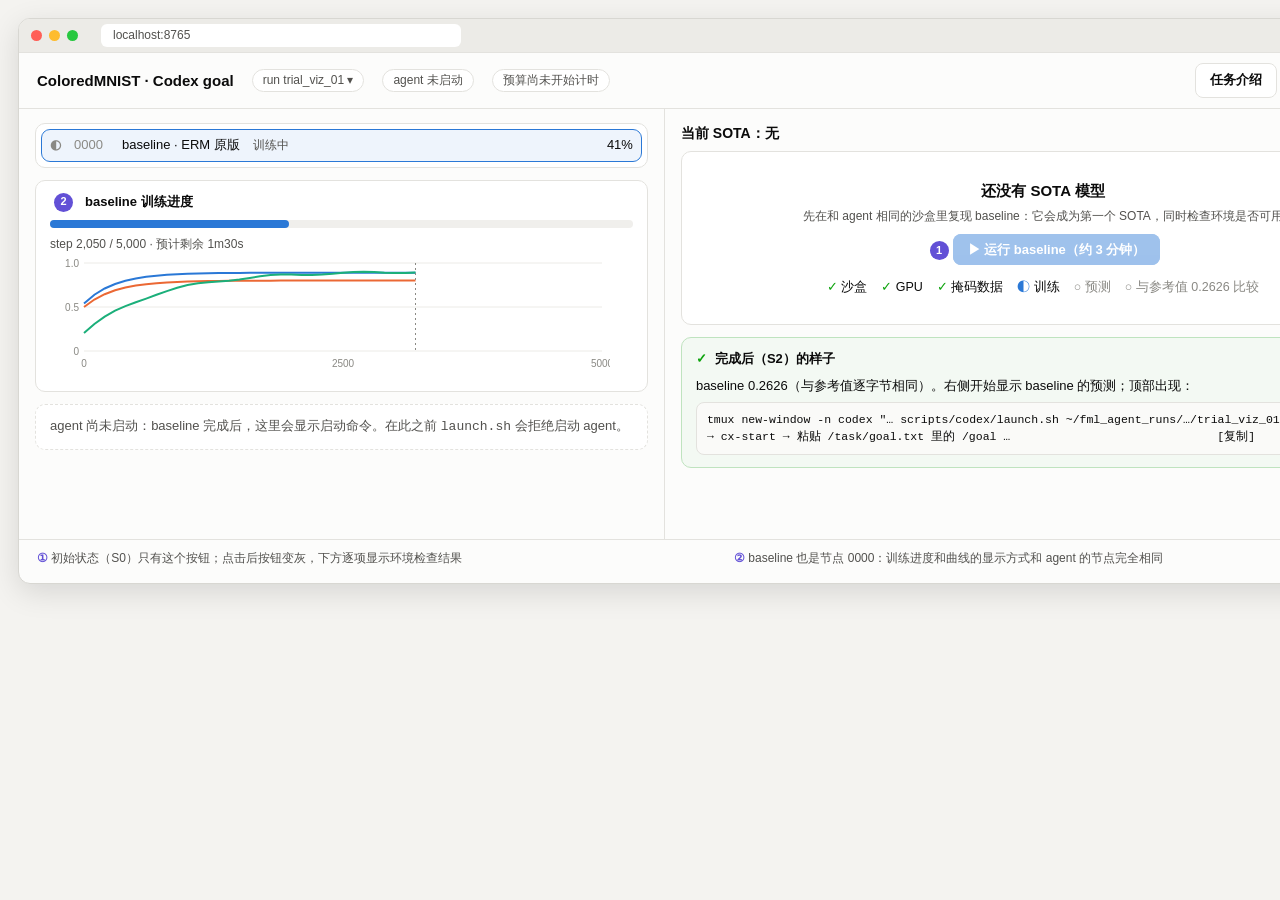
<file: docs/viz_mockups/4_baseline.html>
<!doctype html><meta charset=utf-8><style>
:root{--bg:#f4f3f0;--surface:#fcfcfb;--ink:#0b0b0b;--ink2:#52514e;--muted:#8a8984;--line:#e3e2de;
--s1:#2a78d6;--s2:#eb6834;--s3:#1baf7a;--good:#0ca30c;--crit:#d03b3b;--warn:#fab219;--accent:#6250d6;
--seq1:#cde2fb;--seq3:#6da7ec;--seq5:#256abf;--seq7:#0d366b}
*{box-sizing:border-box} body{margin:0;background:var(--bg);color:var(--ink);font:13px/1.45 -apple-system,"Helvetica Neue","Droid Sans Fallback",sans-serif}
.win{margin:18px;border-radius:12px;overflow:hidden;box-shadow:0 8px 30px rgba(0,0,0,.12);background:var(--surface);border:1px solid #d8d7d2}
.chrome{height:34px;background:#ecebe7;border-bottom:1px solid var(--line);display:flex;align-items:center;padding:0 12px;gap:7px}
.dot{width:11px;height:11px;border-radius:50%} .url{margin-left:16px;background:#fff;border-radius:6px;padding:3px 12px;color:var(--ink2);font-size:12px;width:360px}
.top{display:flex;align-items:center;gap:18px;padding:10px 18px;border-bottom:1px solid var(--line)}
.title{font-weight:650;font-size:15px} .pill{border:1px solid var(--line);border-radius:999px;padding:2px 10px;color:var(--ink2);font-size:12px;background:#fff}
.btn{border-radius:8px;padding:7px 14px;font-weight:600;font-size:13px;border:1px solid var(--line);background:#fff;color:var(--ink)}
.btn.primary{background:var(--s1);border-color:var(--s1);color:#fff}
.grid{display:grid;grid-template-columns:46% 54%;min-height:700px} .col{padding:14px 16px} .col+.col{border-left:1px solid var(--line)}
.card{min-width:0;border:1px solid var(--line);border-radius:10px;background:#fff;padding:12px 14px;margin-bottom:12px}
.h{font-weight:650;font-size:13px;margin-bottom:8px;display:flex;align-items:center;gap:8px} .sub{color:var(--ink2);font-size:12px}
.muted{color:var(--muted)} .tiles{display:grid;grid-template-columns:repeat(4,1fr);gap:8px;margin-bottom:12px}
.tile{border:1px solid var(--line);border-radius:10px;padding:9px 11px;background:#fff} .tile .k{font-size:11px;color:var(--ink2)} .tile .v{font-size:21px;font-weight:650;font-variant-numeric:tabular-nums}
.node{display:grid;grid-template-columns:18px 42px 1fr 104px;align-items:center;gap:6px;padding:6px 8px;border-radius:8px;font-variant-numeric:tabular-nums}
.node.sel{background:#eef4fc;outline:1.5px solid var(--s1)} .node .t{white-space:nowrap;overflow:hidden;text-overflow:ellipsis}
.tabs{display:flex;gap:4px;border-bottom:1px solid var(--line);margin:8px 0 10px} .tab{padding:6px 12px;color:var(--ink2);border-bottom:2px solid transparent}
.tab.on{color:var(--ink);border-color:var(--ink);font-weight:600}
.kv{display:grid;grid-template-columns:62px 1fr;gap:4px 10px} .kv .k{color:var(--ink2)}
.samples{display:grid;grid-template-columns:repeat(8,1fr);gap:6px}
.s{border-radius:7px;background:#111;padding:3px;text-align:center;color:#fff;font-size:10px;position:relative}
.s img{width:100%;image-rendering:pixelated;display:block;border-radius:4px}
.s.ok{box-shadow:0 0 0 2px var(--good)} .s.bad{box-shadow:0 0 0 2px var(--crit)}
.s .lab{display:flex;justify-content:space-between;padding:2px 2px 0;color:#ddd}
.chip{white-space:nowrap;border:1px solid var(--line);border-radius:999px;padding:2px 9px;font-size:11.5px;color:var(--ink2);background:#fff} .chip.on{background:var(--ink);color:#fff;border-color:var(--ink)}
.bar{display:grid;grid-template-columns:120px 1fr 44px 70px;align-items:center;gap:8px;margin:5px 0;font-variant-numeric:tabular-nums}
.track{height:10px;background:#f0efec;border-radius:5px;overflow:hidden} .fill{height:100%;background:var(--s1);border-radius:0 4px 4px 0}
.annin{display:inline-flex;width:19px;height:19px;border-radius:50%;background:var(--accent);color:#fff;font-size:11px;font-weight:700;align-items:center;justify-content:center;vertical-align:middle;margin:0 4px;flex:none}
.ann{position:absolute;width:20px;height:20px;border-radius:50%;background:var(--accent);color:#fff;font-size:11.5px;font-weight:700;display:flex;align-items:center;justify-content:center;box-shadow:0 0 0 2px #fff}
.legend{display:flex;gap:14px;font-size:11.5px;color:var(--ink2)} .sw{display:inline-block;width:14px;height:2px;vertical-align:middle;margin-right:5px}
.code{font:11.5px/1.5 "SF Mono",Menlo,monospace;background:#fafaf8;border:1px solid var(--line);border-radius:8px;padding:8px 10px;white-space:pre;overflow:hidden}
.add{background:#e6f4e6;display:block} .del{background:#fbe9e9;display:block}
.notes{padding:10px 18px 16px;border-top:1px solid var(--line);display:grid;grid-template-columns:1fr 1fr;gap:4px 28px;font-size:12px;color:var(--ink2)}
.notes b{color:var(--accent)}
.env{flex:1} .env .row{display:grid;grid-template-columns:repeat(6,92px);gap:8px}
.step{display:flex;gap:10px;align-items:flex-start;margin:6px 0} .num{width:22px;height:22px;border-radius:50%;background:var(--ink);color:#fff;display:flex;align-items:center;justify-content:center;font-size:12px;flex:none}
.tag{display:inline-block;font-size:10.5px;padding:0 6px;border-radius:4px;background:#f0efec;color:var(--ink2);white-space:nowrap}
.tag.hot{background:#e7f0fb;color:#1c5cab}
.ev{display:grid;grid-template-columns:52px 58px minmax(0,1fr) 58px;gap:6px;padding:4px 0;border-bottom:1px dashed var(--line);font-variant-numeric:tabular-nums}
</style><body style='width:1440px'><div class=win style='position:relative'><div class=chrome><span class=dot style='background:#ff5f57'></span><span class=dot style='background:#febc2e'></span><span class=dot style='background:#28c840'></span><span class=url>localhost:8765</span></div><div class=top><span class=title>ColoredMNIST · Codex goal</span><span class=pill>run trial_viz_01 ▾</span><span class=pill>agent 未启动</span><span class=pill>预算尚未开始计时</span><span style='flex:1'></span><span class=btn>任务介绍</span><span class=btn>复制启动命令</span></div>
<div class=grid style='min-height:430px'><div class=col>
 <div class=card style='padding:6px'>
  <div class='node sel'><span style='color:#8a8984;font-weight:700'>◐</span><span class=muted>0000</span><span class=t>baseline · ERM 原版　<span class=sub>训练中</span></span>
  <span style='text-align:right'>41%</span></div></div>
 <div class=card><div class=h><span class=annin>2</span>baseline 训练进度</div>
  <div class=track style='height:8px;margin:4px 0 8px'><div class=fill style='width:41%'></div></div>
  <div class=sub>step 2,050 / 5,000 · 预计剩余 1m30s</div><svg width=560 height=120><line x1=34 x2=552 y1=98.0 y2=98.0 stroke='#ecebe7' /><text x=29 y=102.0 font-size=10 fill='#8a8984' text-anchor=end>0</text><line x1=34 x2=552 y1=54.0 y2=54.0 stroke='#ecebe7' /><text x=29 y=58.0 font-size=10 fill='#8a8984' text-anchor=end>0.5</text><line x1=34 x2=552 y1=10.0 y2=10.0 stroke='#ecebe7' /><text x=29 y=14.0 font-size=10 fill='#8a8984' text-anchor=end>1.0</text><polyline points='34.0,50.5 44.4,41.7 54.7,35.5 65.1,31.0 75.4,27.8 85.8,25.5 96.2,23.8 106.5,22.7 116.9,21.8 127.2,21.2 137.6,20.8 148.0,20.5 158.3,20.2 168.7,20.1 179.0,20.0 189.4,19.9 199.8,19.8 210.1,19.8 220.5,19.8 230.8,19.7 241.2,19.7 251.6,19.7 261.9,19.7 272.3,19.7 282.6,19.7 293.0,19.7 303.4,19.7 313.7,19.7 324.1,19.7 334.4,19.7 344.8,19.7 355.2,19.7 365.5,19.7' fill=none stroke='#2a78d6' stroke-width=2 /><polyline points='34.0,54.0 44.4,46.5 54.7,41.2 65.1,37.3 75.4,34.6 85.8,32.6 96.2,31.2 106.5,30.2 116.9,29.4 127.2,28.9 137.6,28.5 148.0,28.3 158.3,28.1 168.7,27.9 179.0,27.8 189.4,27.8 199.8,27.7 210.1,27.7 220.5,27.7 230.8,27.6 241.2,27.6 251.6,27.6 261.9,27.6 272.3,27.6 282.6,27.6 293.0,27.6 303.4,27.6 313.7,27.6 324.1,27.6 334.4,27.6 344.8,27.6 355.2,27.6 365.5,27.6' fill=none stroke='#eb6834' stroke-width=2 /><polyline points='34.0,80.0 44.4,71.0 54.7,63.6 65.1,57.7 75.4,53.1 85.8,49.2 96.2,45.6 106.5,41.8 116.9,38.1 127.2,34.8 137.6,32.1 148.0,30.3 158.3,29.3 168.7,28.6 179.0,27.7 189.4,26.5 199.8,24.9 210.1,23.3 220.5,22.1 230.8,21.5 241.2,21.6 251.6,21.9 261.9,22.0 272.3,21.6 282.6,20.8 293.0,19.7 303.4,18.9 313.7,18.7 324.1,19.0 334.4,19.7 344.8,20.1 355.2,20.1 365.5,19.5' fill=none stroke='#1baf7a' stroke-width=2 /><line x1=365.5 x2=365.5 y1=10 y2=98 stroke='#8a8984' stroke-dasharray='2 3' /><text x=34.0 y=114 font-size=10 fill='#8a8984' text-anchor=middle>0</text><text x=293.0 y=114 font-size=10 fill='#8a8984' text-anchor=middle>2500</text><text x=552.0 y=114 font-size=10 fill='#8a8984' text-anchor=middle>5000</text></svg></div>
 <div class=card style='border-style:dashed;color:var(--ink2)'>agent 尚未启动：baseline 完成后，这里会显示启动命令。在此之前 <code>launch.sh</code> 会拒绝启动 agent。</div>
</div><div class=col>
 <div class=h style='font-size:14px'>当前 SOTA：无</div>
 <div class=card style='text-align:center;padding:28px'>
  <div style='font-size:15px;font-weight:600;margin-bottom:6px'>还没有 SOTA 模型</div>
  <div class=sub style='margin-bottom:16px'>先在和 agent 相同的沙盒里复现 baseline：它会成为第一个 SOTA，同时检查环境是否可用</div>
  <span class=annin>1</span><span class='btn primary' style='opacity:.45'>▶ 运行 baseline（约 3 分钟）</span>
  <div style='display:flex;justify-content:center;gap:14px;margin-top:18px;font-size:12.5px'>
   <span><span style='color:var(--good)'>✓</span> 沙盒</span><span><span style='color:var(--good)'>✓</span> GPU</span><span><span style='color:var(--good)'>✓</span> 掩码数据</span>
   <span><span style='color:var(--s1)'>◐</span> 训练</span><span class=muted>○ 预测</span><span class=muted>○ 与参考值 0.2626 比较</span></div>
 </div>
 <div class=card style='background:#f3f9f3;border-color:#bfe3bf'><div class=h><span style='color:var(--good)'>✓</span> 完成后（S2）的样子</div>
  baseline 0.2626（与参考值逐字节相同）。右侧开始显示 baseline 的预测；顶部出现：<br>
  <div class=code style='margin-top:6px'>tmux new-window -n codex "… scripts/codex/launch.sh ~/fml_agent_runs/…/trial_viz_01"
→ cx-start → 粘贴 /task/goal.txt 里的 /goal …                              [复制]</div></div>
</div></div>

<div class=notes><div><b>①</b> 初始状态（S0）只有这个按钮；点击后按钮变灰，下方逐项显示环境检查结果</div>
<div><b>②</b> baseline 也是节点 0000：训练进度和曲线的显示方式和 agent 的节点完全相同</div></div>
</div></body>
</file>
